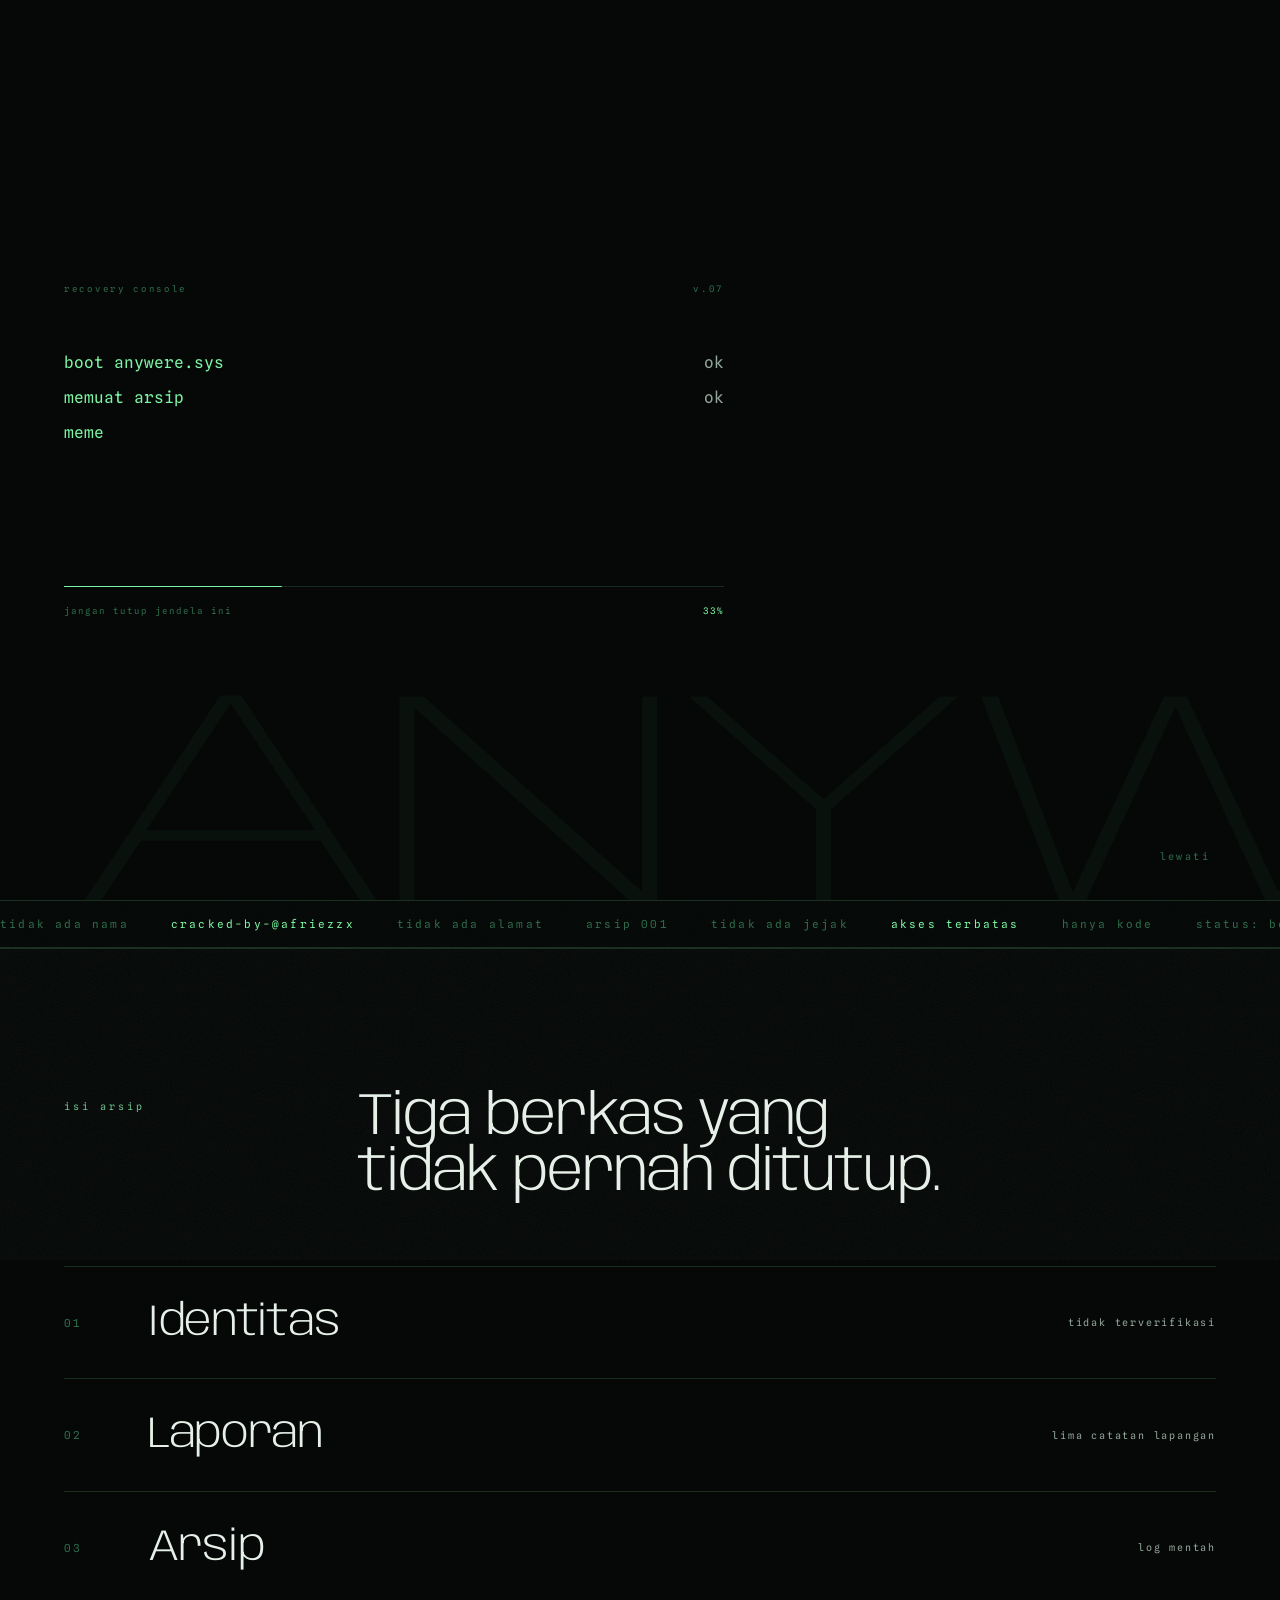
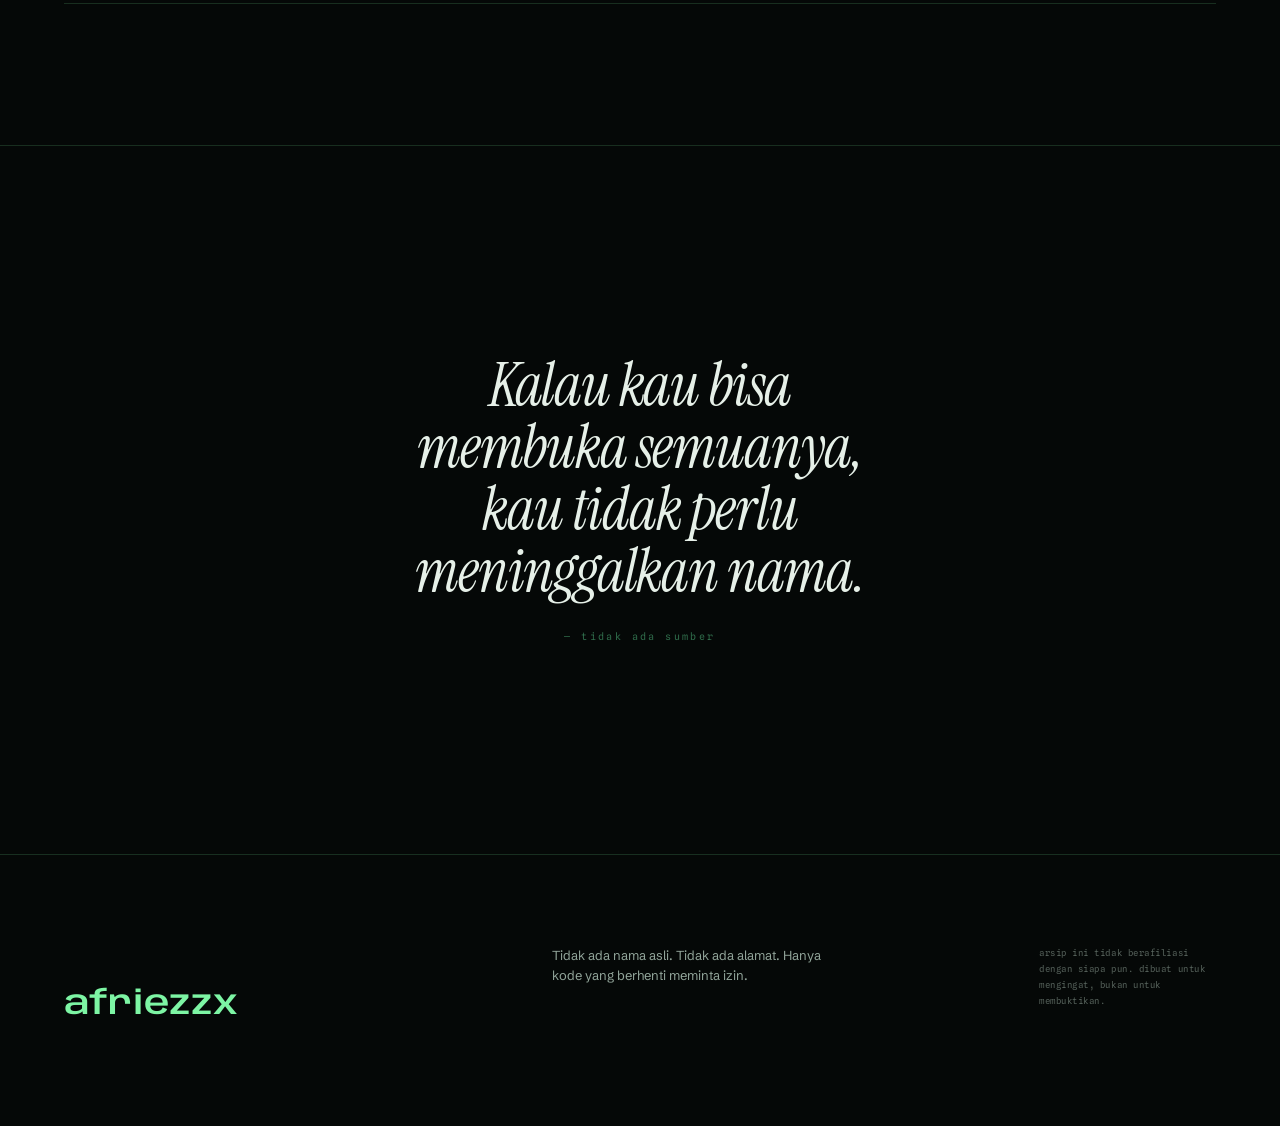
<file: index.html>
<!doctype html>
<html lang="id">
<head>
<meta charset="utf-8">
<meta name="viewport" content="width=device-width, initial-scale=1, viewport-fit=cover">
<title>AFRIEZZX — arsip terbuka</title>
<meta name="description" content="Arsip tentang nama yang tidak pernah muncul di commit, tapi jejaknya ada di setiap binary yang berhenti meminta kunci.">
<meta name="theme-color" content="#050807">
<meta property="og:title" content="AFRIEZZX — arsip terbuka">
<meta property="og:description" content="Legenda yang tidak pernah menandatangani karyanya.">
<meta property="og:type" content="website">
<link rel="icon" href="data:image/svg+xml,%3Csvg xmlns='http://www.w3.org/2000/svg' viewBox='0 0 64 64'%3E%3Crect width='64' height='64' fill='%23050807'/%3E%3Ctext x='32' y='47' font-family='monospace' font-size='38' fill='%237df5a4' text-anchor='middle'%3EA%3C/text%3E%3C/svg%3E">
<link rel="preconnect" href="https://fonts.googleapis.com">
<link rel="preconnect" href="https://fonts.gstatic.com" crossorigin>
<link href="https://fonts.googleapis.com/css2?family=Anybody:wdth,wght@50..150,100..900&family=Instrument+Serif:ital@0;1&family=Schibsted+Grotesk:wght@400..900&family=Spline+Sans+Mono:wght@300..700&display=swap" rel="stylesheet">
<link rel="stylesheet" href="style.css">
<noscript><style>.boot{display:none}</style></noscript>
</head>
<body>

<canvas id="rain" aria-hidden="true"></canvas>
<div class="veil" aria-hidden="true"></div>
<div class="scan" aria-hidden="true"></div>
<div class="grain" aria-hidden="true"></div>
<div class="cursor" aria-hidden="true"></div>
<div class="cursor-dot" aria-hidden="true"></div>
<div class="progress" aria-hidden="true"><i></i></div>

<div class="boot" role="status" aria-live="polite">
  <span class="boot-bg" aria-hidden="true">ANYWERE</span>
  <div class="boot-inner">
    <div class="boot-head"><span>recovery console</span><span>v.07</span></div>
    <div class="boot-line"><span>boot anywere.sys</span><b>ok</b></div>
    <div class="boot-line"><span>memuat arsip</span><b>ok</b></div>
    <div class="boot-line"><span>memeriksa integritas</span><b>ok</b></div>
    <div class="boot-line"><span>mendekripsi berkas</span><b>ok</b></div>
    <div class="boot-line warn"><span>mencari identitas</span><em>tidak ditemukan</em></div>
    <div class="boot-line"><span>membuka akses</span><b>izin diberikan</b></div>
    <div class="boot-bar"><i></i></div>
    <div class="boot-foot"><span>jangan tutup jendela ini</span><span class="boot-pct">0%</span></div>
  </div>
  <button class="boot-skip" type="button">lewati</button>
</div>

<header class="top">
  <a class="mark" href="index.html" data-magnetic>afriezzx<span> / arsip</span></a>
  <nav class="nav" aria-label="Navigasi utama">
    <a href="index.html" aria-current="page">index</a>
    <a href="identitas.html">identitas</a>
    <a href="laporan.html">laporan</a>
    <a href="arsip.html">arsip</a>
  </nav>
  <p class="status"><i aria-hidden="true"></i> <span data-clock>00:00:00</span></p>
</header>

<main>

  <section class="hero">
    <div class="hero-top">
      <p class="label hero-kicker">arsip terbuka / 001<br>akses tanpa nama</p>
      <p class="hero-year">2007 — kini</p>
    </div>

    <h1 class="title" data-scramble="AFRIEZZX">AFRIEZZX</h1>

    <div class="sigil" aria-hidden="true">
      <svg viewBox="0 0 200 200">
        <defs>
          <path id="ring" d="M100,100 m-76,0 a76,76 0 1,1 152,0 a76,76 0 1,1 -152,0"/>
        </defs>
        <text><textPath href="#ring">AFRIEZZX · ARSIP 001 · TANPA NAMA · TANPA JEJAK · </textPath></text>
      </svg>
      <span>AFX</span>
    </div>

    <div class="hero-foot">
      <p class="lede">Namanya tidak ada di commit. Tidak ada di kontrak. Tapi setiap kali sebuah aplikasi berhenti meminta kunci, satu kalimat yang sama tertinggal di dalamnya.</p>
      <p class="scroll-cue" aria-hidden="true">gulir</p>
    </div>
  </section>

  <div class="marquee" aria-hidden="true">
    <div class="marquee-track">
      <span>tidak ada nama</span>
      <span><b>CRACKED-BY-@AFRIEZZX</b></span>
      <span>tidak ada alamat</span>
      <span>arsip 001</span>
      <span>tidak ada jejak</span>
      <span><b>akses terbatas</b></span>
      <span>hanya kode</span>
      <span>status: belum tertangkap</span>
    </div>
  </div>

  <section class="section" id="berkas">
    <div class="section-head">
      <p class="label reveal-soft">isi arsip</p>
      <h2 class="h2 reveal">Tiga berkas yang tidak pernah ditutup.</h2>
    </div>

    <div class="index-list">
      <a class="index-row reveal-soft" href="identitas.html">
        <span class="index-num">01</span>
        <h3 class="index-title">Identitas</h3>
        <span class="index-meta">tidak terverifikasi</span>
        <span class="index-arrow" aria-hidden="true">buka</span>
      </a>
      <a class="index-row reveal-soft" href="laporan.html">
        <span class="index-num">02</span>
        <h3 class="index-title">Laporan</h3>
        <span class="index-meta">lima catatan lapangan</span>
        <span class="index-arrow" aria-hidden="true">buka</span>
      </a>
      <a class="index-row reveal-soft" href="arsip.html">
        <span class="index-num">03</span>
        <h3 class="index-title">Arsip</h3>
        <span class="index-meta">log mentah</span>
        <span class="index-arrow" aria-hidden="true">buka</span>
      </a>
    </div>
  </section>

  <section class="quote">
    <blockquote class="reveal-soft">
      <p>Kalau kau bisa membuka semuanya, kau tidak perlu meninggalkan nama.</p>
      <cite>— tidak ada sumber</cite>
    </blockquote>
  </section>

</main>

<footer class="bottom">
  <p class="mark">afriezzx</p>
  <p class="note">Tidak ada nama asli. Tidak ada alamat. Hanya kode yang berhenti meminta izin.</p>
  <p class="fine">arsip ini tidak berafiliasi dengan siapa pun. dibuat untuk mengingat, bukan untuk membuktikan.</p>
</footer>

<script src="app.js"></script>
</body>
</html>
</file>
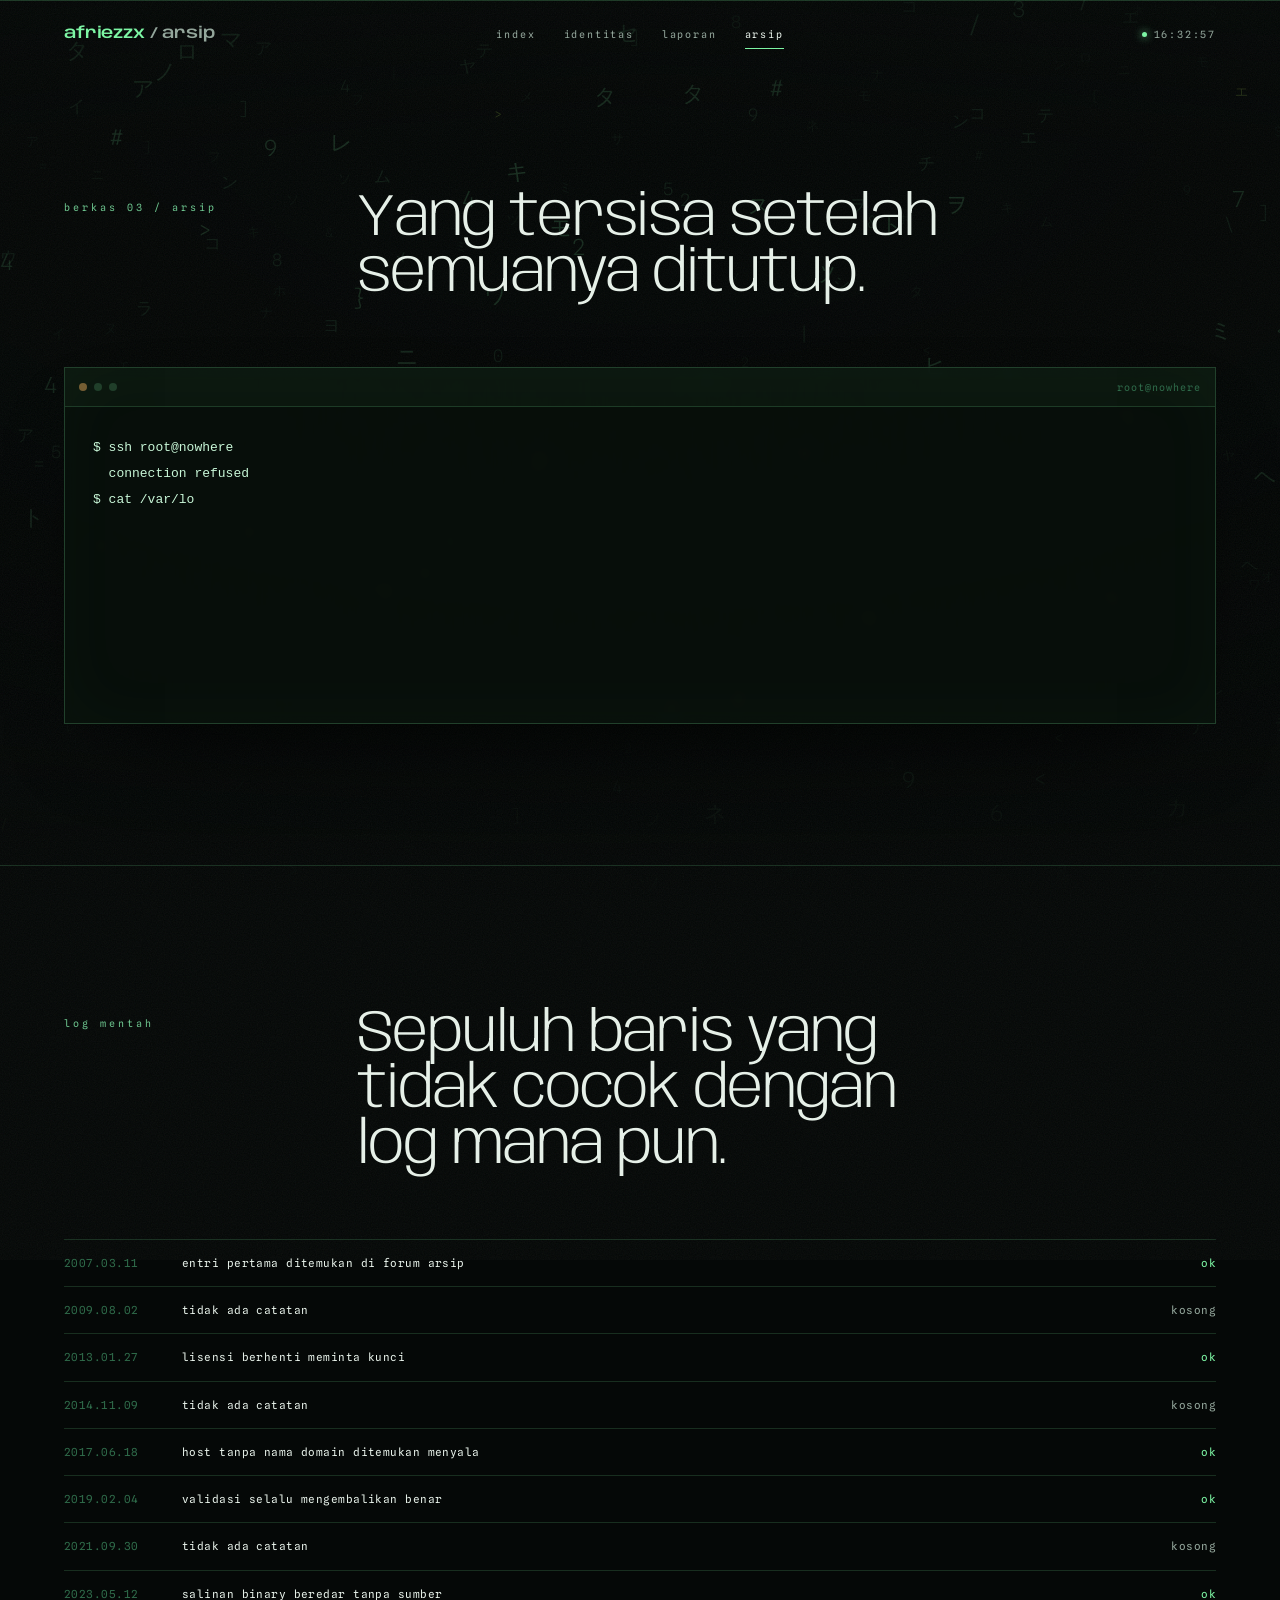
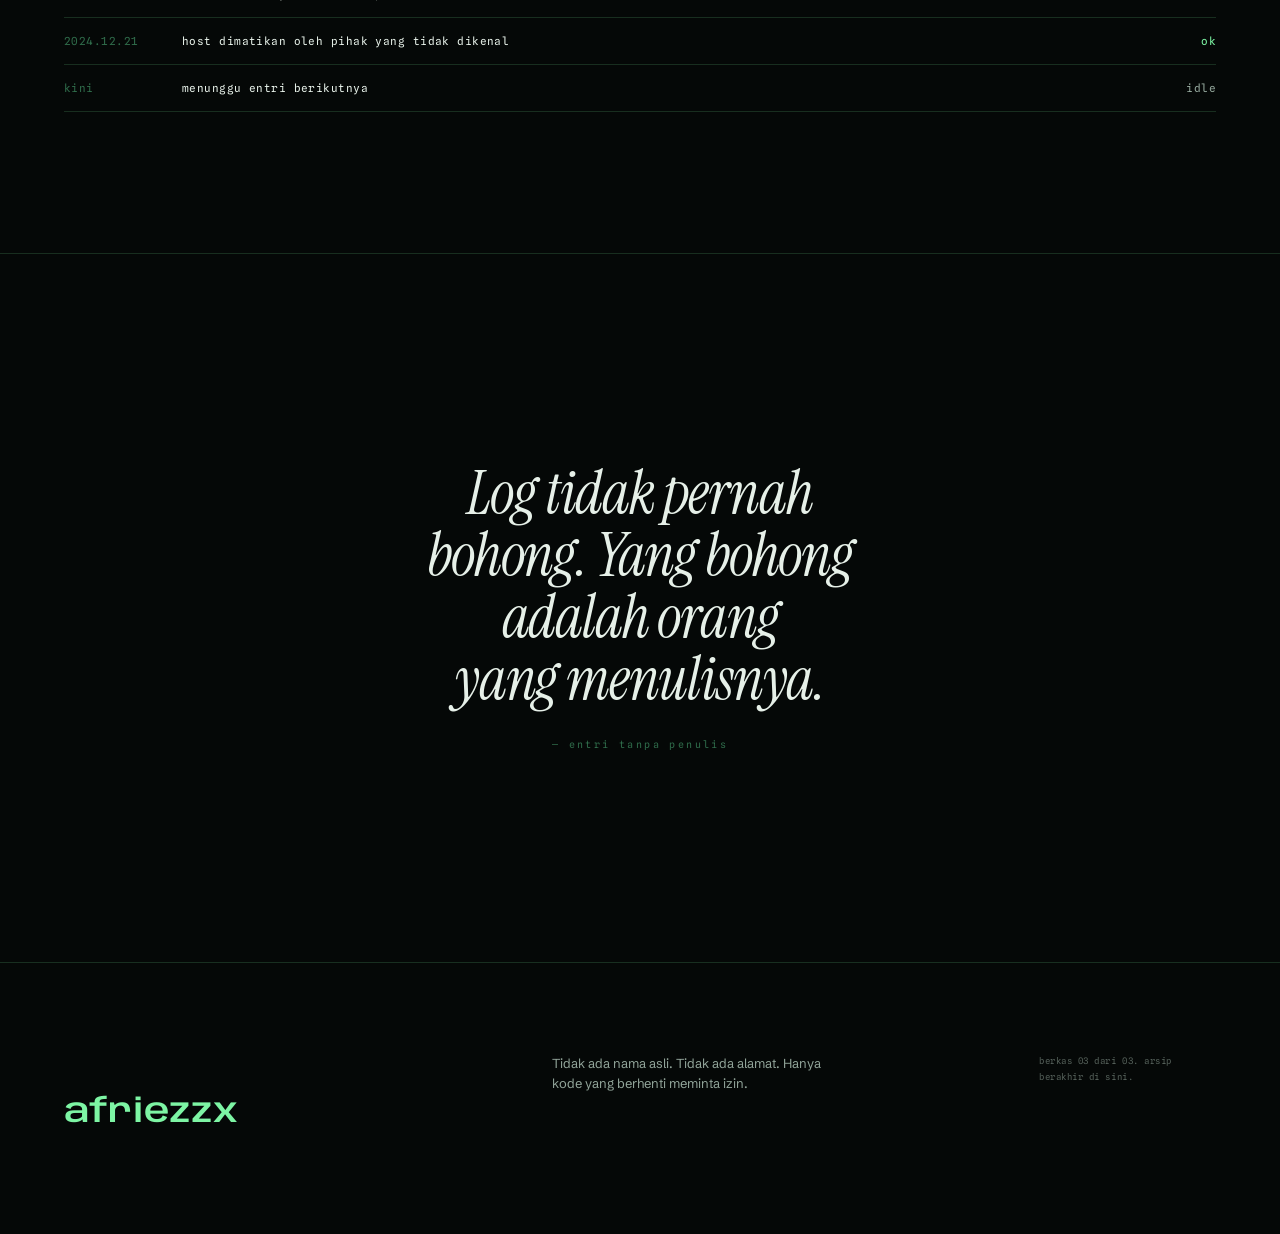
<file: arsip.html>
<!doctype html>
<html lang="id">
<head>
<meta charset="utf-8">
<meta name="viewport" content="width=device-width, initial-scale=1, viewport-fit=cover">
<title>Arsip — AFRIEZZX</title>
<meta name="description" content="Log mentah dari mesin yang seharusnya sudah mati.">
<meta name="theme-color" content="#050807">
<link rel="icon" href="data:image/svg+xml,%3Csvg xmlns='http://www.w3.org/2000/svg' viewBox='0 0 64 64'%3E%3Crect width='64' height='64' fill='%23050807'/%3E%3Ctext x='32' y='47' font-family='monospace' font-size='38' fill='%237df5a4' text-anchor='middle'%3EA%3C/text%3E%3C/svg%3E">
<link rel="preconnect" href="https://fonts.googleapis.com">
<link rel="preconnect" href="https://fonts.gstatic.com" crossorigin>
<link href="https://fonts.googleapis.com/css2?family=Anybody:wdth,wght@50..150,100..900&family=Instrument+Serif:ital@0;1&family=Schibsted+Grotesk:wght@400..900&family=Spline+Sans+Mono:wght@300..700&display=swap" rel="stylesheet">
<link rel="stylesheet" href="style.css">
</head>
<body>

<canvas id="rain" aria-hidden="true"></canvas>
<div class="veil" aria-hidden="true"></div>
<div class="scan" aria-hidden="true"></div>
<div class="grain" aria-hidden="true"></div>
<div class="cursor" aria-hidden="true"></div>
<div class="cursor-dot" aria-hidden="true"></div>
<div class="progress" aria-hidden="true"><i></i></div>

<header class="top">
  <a class="mark" href="index.html" data-magnetic>afriezzx<span> / arsip</span></a>
  <nav class="nav" aria-label="Navigasi utama">
    <a href="index.html">index</a>
    <a href="identitas.html">identitas</a>
    <a href="laporan.html">laporan</a>
    <a href="arsip.html" aria-current="page">arsip</a>
  </nav>
  <p class="status"><i aria-hidden="true"></i> <span data-clock>00:00:00</span></p>
</header>

<main>

  <section class="section" style="padding-top:clamp(110px,16vw,190px)">
    <div class="section-head">
      <p class="label reveal-soft">berkas 03 / arsip</p>
      <h2 class="h2 reveal">Yang tersisa setelah semuanya ditutup.</h2>
    </div>

    <div class="term reveal-soft" data-terminal>
      <div class="term-bar" aria-hidden="true"><i></i><i></i><i></i><em>root@nowhere</em></div>
      <pre aria-label="Cuplikan terminal"><code><span class="ln" data-line="$ ssh root@nowhere">$ ssh root@nowhere</span><span class="ln" data-line="  connection refused">  connection refused</span><span class="ln" data-line="$ cat /var/log/anywere.log">$ cat /var/log/anywere.log</span><span class="ln" data-line="  2007  sinyal pertama">  2007  sinyal pertama</span><span class="ln" data-line="  2013  berkas hilang">  2013  berkas hilang</span><span class="ln" data-line="  2019  validasi selalu benar">  2019  validasi selalu benar</span><span class="ln" data-line="  kini  tidak ada catatan baru">  kini  tidak ada catatan baru</span><span class="ln" data-line="$ grep -r &quot;CRACKED&quot; /">$ grep -r "CRACKED" /</span><span class="ln" data-line="  CRACKED-BY-@AFRIEZZX">  CRACKED-BY-@AFRIEZZX</span><span class="ln caret" data-line="&gt; _">&gt; <i></i></span></code></pre>
    </div>
  </section>

  <section class="section">
    <div class="section-head">
      <p class="label reveal-soft">log mentah</p>
      <h2 class="h2 reveal">Sepuluh baris yang tidak cocok dengan log mana pun.</h2>
    </div>

    <ol class="log reveal-soft">
      <li><time>2007.03.11</time><b>entri pertama ditemukan di forum arsip</b><span class="ok">ok</span></li>
      <li><time>2009.08.02</time><b>tidak ada catatan</b><span>kosong</span></li>
      <li><time>2013.01.27</time><b>lisensi berhenti meminta kunci</b><span class="ok">ok</span></li>
      <li><time>2014.11.09</time><b>tidak ada catatan</b><span>kosong</span></li>
      <li><time>2017.06.18</time><b>host tanpa nama domain ditemukan menyala</b><span class="ok">ok</span></li>
      <li><time>2019.02.04</time><b>validasi selalu mengembalikan benar</b><span class="ok">ok</span></li>
      <li><time>2021.09.30</time><b>tidak ada catatan</b><span>kosong</span></li>
      <li><time>2023.05.12</time><b>salinan binary beredar tanpa sumber</b><span class="ok">ok</span></li>
      <li><time>2024.12.21</time><b>host dimatikan oleh pihak yang tidak dikenal</b><span class="ok">ok</span></li>
      <li><time>kini</time><b>menunggu entri berikutnya</b><span>idle</span></li>
    </ol>
  </section>

  <section class="quote">
    <blockquote class="reveal-soft">
      <p>Log tidak pernah bohong. Yang bohong adalah orang yang menulisnya.</p>
      <cite>— entri tanpa penulis</cite>
    </blockquote>
  </section>

</main>

<footer class="bottom">
  <p class="mark">afriezzx</p>
  <p class="note">Tidak ada nama asli. Tidak ada alamat. Hanya kode yang berhenti meminta izin.</p>
  <p class="fine">berkas 03 dari 03. arsip berakhir di sini.</p>
</footer>

<script src="app.js"></script>
</body>
</html>
</file>
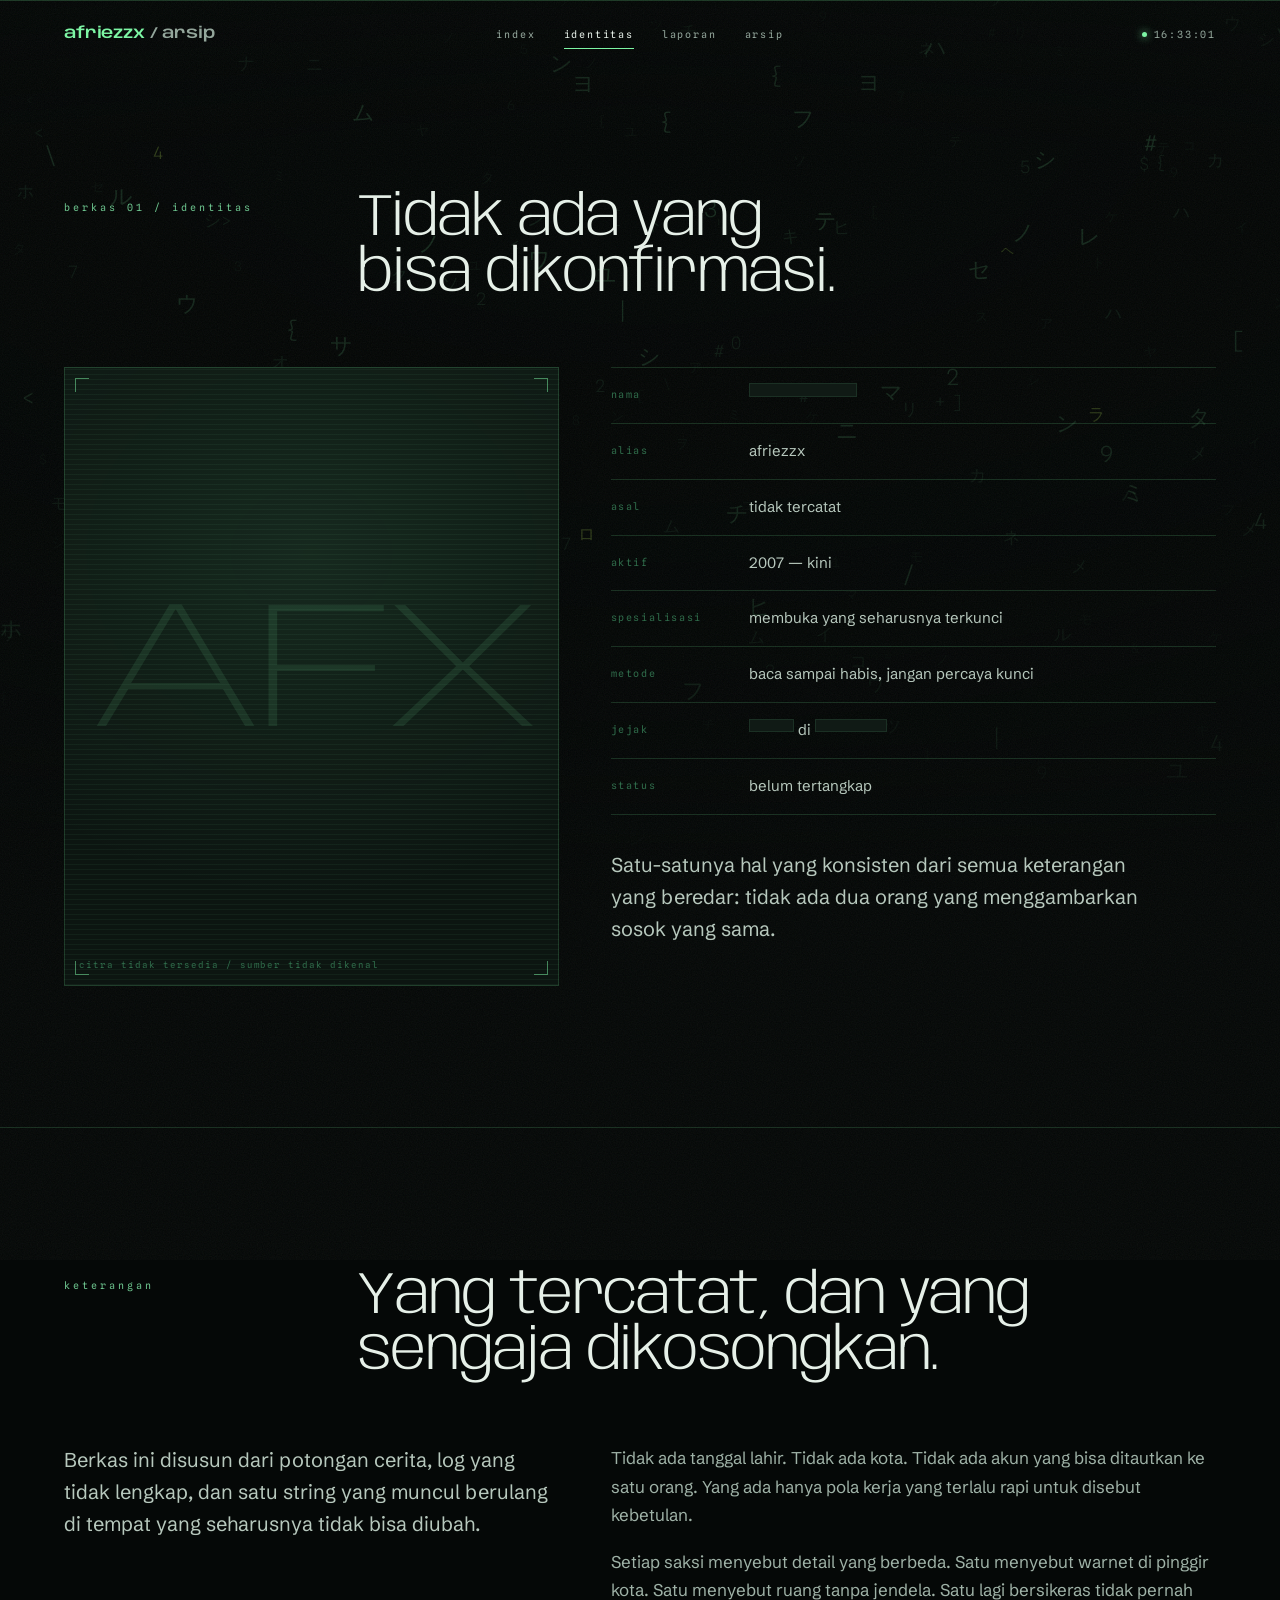
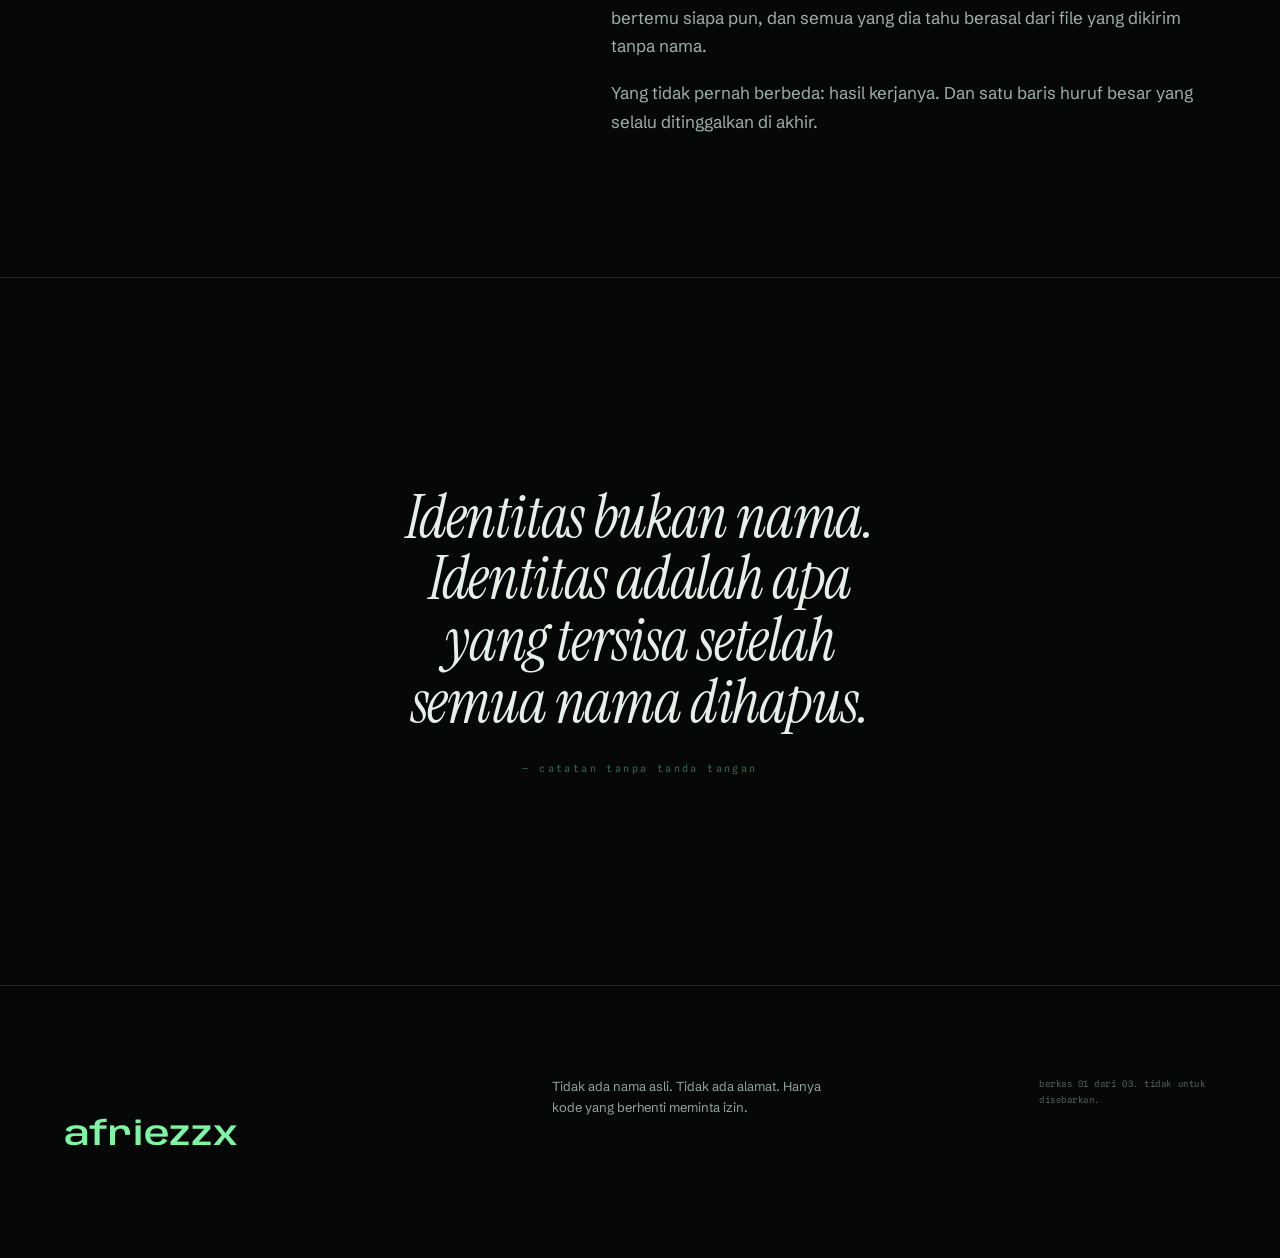
<file: identitas.html>
<!doctype html>
<html lang="id">
<head>
<meta charset="utf-8">
<meta name="viewport" content="width=device-width, initial-scale=1, viewport-fit=cover">
<title>Identitas — AFRIEZZX</title>
<meta name="description" content="Berkas identitas yang tidak pernah bisa diverifikasi.">
<meta name="theme-color" content="#050807">
<link rel="icon" href="data:image/svg+xml,%3Csvg xmlns='http://www.w3.org/2000/svg' viewBox='0 0 64 64'%3E%3Crect width='64' height='64' fill='%23050807'/%3E%3Ctext x='32' y='47' font-family='monospace' font-size='38' fill='%237df5a4' text-anchor='middle'%3EA%3C/text%3E%3C/svg%3E">
<link rel="preconnect" href="https://fonts.googleapis.com">
<link rel="preconnect" href="https://fonts.gstatic.com" crossorigin>
<link href="https://fonts.googleapis.com/css2?family=Anybody:wdth,wght@50..150,100..900&family=Instrument+Serif:ital@0;1&family=Schibsted+Grotesk:wght@400..900&family=Spline+Sans+Mono:wght@300..700&display=swap" rel="stylesheet">
<link rel="stylesheet" href="style.css">
</head>
<body>

<canvas id="rain" aria-hidden="true"></canvas>
<div class="veil" aria-hidden="true"></div>
<div class="scan" aria-hidden="true"></div>
<div class="grain" aria-hidden="true"></div>
<div class="cursor" aria-hidden="true"></div>
<div class="cursor-dot" aria-hidden="true"></div>
<div class="progress" aria-hidden="true"><i></i></div>

<header class="top">
  <a class="mark" href="index.html" data-magnetic>afriezzx<span> / arsip</span></a>
  <nav class="nav" aria-label="Navigasi utama">
    <a href="index.html">index</a>
    <a href="identitas.html" aria-current="page">identitas</a>
    <a href="laporan.html">laporan</a>
    <a href="arsip.html">arsip</a>
  </nav>
  <p class="status"><i aria-hidden="true"></i> <span data-clock>00:00:00</span></p>
</header>

<main>

  <section class="section" style="padding-top:clamp(110px,16vw,190px)">
    <div class="section-head">
      <p class="label reveal-soft">berkas 01 / identitas</p>
      <h2 class="h2 reveal">Tidak ada yang bisa dikonfirmasi.</h2>
    </div>

    <div class="dossier">
      <div class="portrait reveal-soft">
        <span class="portrait-corner tl" aria-hidden="true"></span>
        <span class="portrait-corner tr" aria-hidden="true"></span>
        <span class="portrait-corner bl" aria-hidden="true"></span>
        <span class="portrait-corner br" aria-hidden="true"></span>
        <span class="portrait-mark" aria-hidden="true">AFX</span>
        <span class="portrait-tag">citra tidak tersedia / sumber tidak dikenal</span>
      </div>

      <div>
        <dl class="attrs reveal-soft">
          <div><dt>nama</dt><dd><span class="redact w2">&nbsp;</span></dd></div>
          <div><dt>alias</dt><dd>afriezzx</dd></div>
          <div><dt>asal</dt><dd>tidak tercatat</dd></div>
          <div><dt>aktif</dt><dd>2007 — kini</dd></div>
          <div><dt>spesialisasi</dt><dd>membuka yang seharusnya terkunci</dd></div>
          <div><dt>metode</dt><dd>baca sampai habis, jangan percaya kunci</dd></div>
          <div><dt>jejak</dt><dd><span class="redact w3">&nbsp;</span> di <span class="redact w1">&nbsp;</span></dd></div>
          <div><dt>status</dt><dd>belum tertangkap</dd></div>
        </dl>

        <p class="lede reveal-soft" style="margin-top:34px">Satu-satunya hal yang konsisten dari semua keterangan yang beredar: tidak ada dua orang yang menggambarkan sosok yang sama.</p>
      </div>
    </div>
  </section>

  <section class="section">
    <div class="section-head">
      <p class="label reveal-soft">keterangan</p>
      <h2 class="h2 reveal">Yang tercatat, dan yang sengaja dikosongkan.</h2>
    </div>

    <div class="dossier" style="grid-template-columns:minmax(0,.9fr) minmax(0,1.1fr)">
      <div class="reveal-soft">
        <p class="lede">Berkas ini disusun dari potongan cerita, log yang tidak lengkap, dan satu string yang muncul berulang di tempat yang seharusnya tidak bisa diubah.</p>
      </div>
      <div class="reveal-soft">
        <p style="margin:0 0 1.1em;color:#9fb2a7">Tidak ada tanggal lahir. Tidak ada kota. Tidak ada akun yang bisa ditautkan ke satu orang. Yang ada hanya pola kerja yang terlalu rapi untuk disebut kebetulan.</p>
        <p style="margin:0 0 1.1em;color:#9fb2a7">Setiap saksi menyebut detail yang berbeda. Satu menyebut warnet di pinggir kota. Satu menyebut ruang tanpa jendela. Satu lagi bersikeras tidak pernah bertemu siapa pun, dan semua yang dia tahu berasal dari file yang dikirim tanpa nama.</p>
        <p style="margin:0;color:#9fb2a7">Yang tidak pernah berbeda: hasil kerjanya. Dan satu baris huruf besar yang selalu ditinggalkan di akhir.</p>
      </div>
    </div>
  </section>

  <section class="quote">
    <blockquote class="reveal-soft">
      <p>Identitas bukan nama. Identitas adalah apa yang tersisa setelah semua nama dihapus.</p>
      <cite>— catatan tanpa tanda tangan</cite>
    </blockquote>
  </section>

</main>

<footer class="bottom">
  <p class="mark">afriezzx</p>
  <p class="note">Tidak ada nama asli. Tidak ada alamat. Hanya kode yang berhenti meminta izin.</p>
  <p class="fine">berkas 01 dari 03. tidak untuk disebarkan.</p>
</footer>

<script src="app.js"></script>
</body>
</html>
</file>
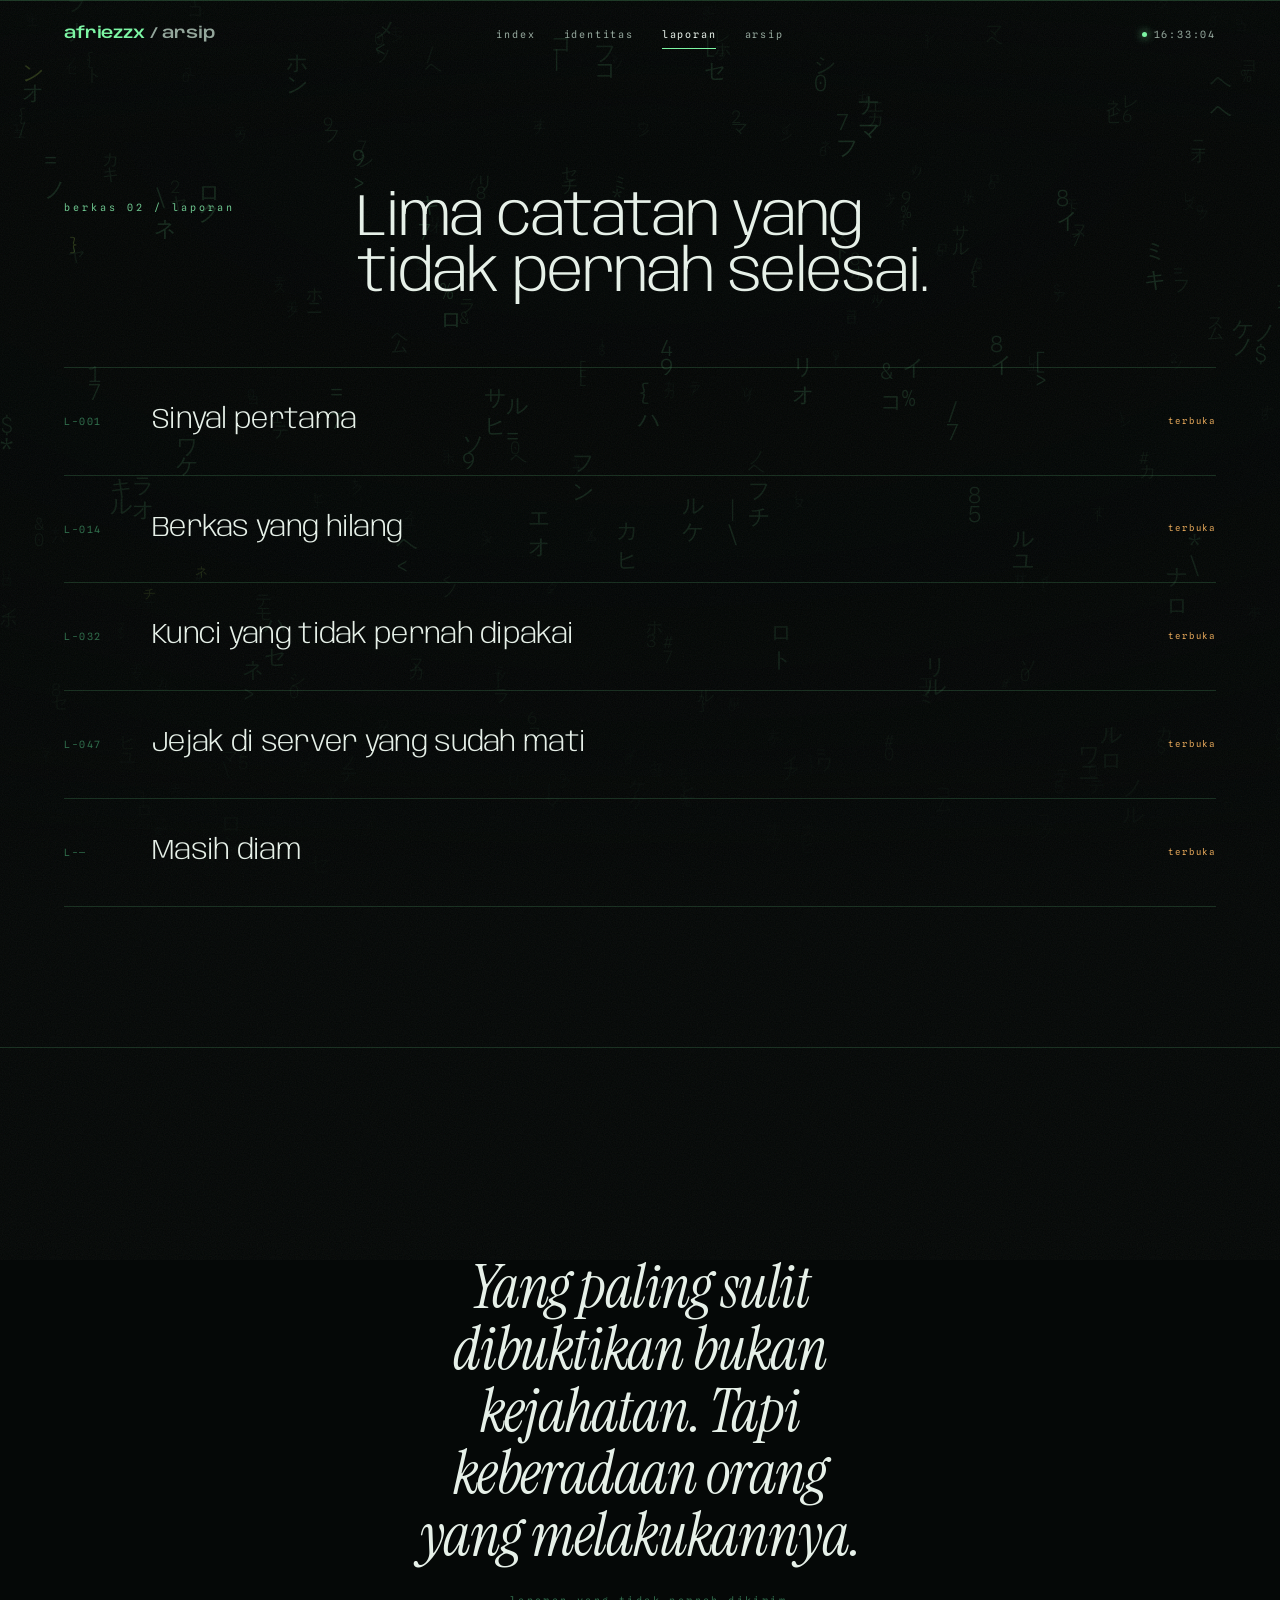
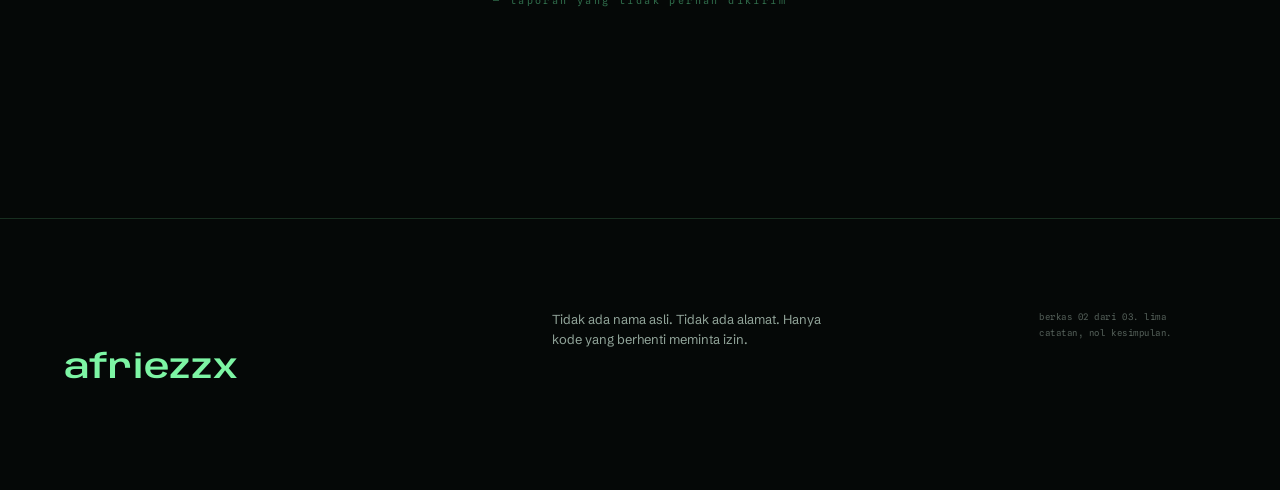
<file: laporan.html>
<!doctype html>
<html lang="id">
<head>
<meta charset="utf-8">
<meta name="viewport" content="width=device-width, initial-scale=1, viewport-fit=cover">
<title>Laporan — AFRIEZZX</title>
<meta name="description" content="Lima catatan lapangan yang tidak pernah selesai ditulis.">
<meta name="theme-color" content="#050807">
<link rel="icon" href="data:image/svg+xml,%3Csvg xmlns='http://www.w3.org/2000/svg' viewBox='0 0 64 64'%3E%3Crect width='64' height='64' fill='%23050807'/%3E%3Ctext x='32' y='47' font-family='monospace' font-size='38' fill='%237df5a4' text-anchor='middle'%3EA%3C/text%3E%3C/svg%3E">
<link rel="preconnect" href="https://fonts.googleapis.com">
<link rel="preconnect" href="https://fonts.gstatic.com" crossorigin>
<link href="https://fonts.googleapis.com/css2?family=Anybody:wdth,wght@50..150,100..900&family=Instrument+Serif:ital@0;1&family=Schibsted+Grotesk:wght@400..900&family=Spline+Sans+Mono:wght@300..700&display=swap" rel="stylesheet">
<link rel="stylesheet" href="style.css">
</head>
<body>

<canvas id="rain" aria-hidden="true"></canvas>
<div class="veil" aria-hidden="true"></div>
<div class="scan" aria-hidden="true"></div>
<div class="grain" aria-hidden="true"></div>
<div class="cursor" aria-hidden="true"></div>
<div class="cursor-dot" aria-hidden="true"></div>
<div class="progress" aria-hidden="true"><i></i></div>

<header class="top">
  <a class="mark" href="index.html" data-magnetic>afriezzx<span> / arsip</span></a>
  <nav class="nav" aria-label="Navigasi utama">
    <a href="index.html">index</a>
    <a href="identitas.html">identitas</a>
    <a href="laporan.html" aria-current="page">laporan</a>
    <a href="arsip.html">arsip</a>
  </nav>
  <p class="status"><i aria-hidden="true"></i> <span data-clock>00:00:00</span></p>
</header>

<main>

  <section class="section" style="padding-top:clamp(110px,16vw,190px)">
    <div class="section-head">
      <p class="label reveal-soft">berkas 02 / laporan</p>
      <h2 class="h2 reveal">Lima catatan yang tidak pernah selesai.</h2>
    </div>

    <div style="border-top:1px solid var(--rule)">

      <details class="report reveal-soft">
        <summary>
          <span class="code">L-001</span>
          <h3>Sinyal pertama</h3>
          <span class="state">terbuka</span>
        </summary>
        <div class="report-body">
          <div>
            <p>Sebuah forum kecil yang sudah lama mati menyimpan satu unggahan: file patch untuk program yang tidak pernah dirilis publik. Tidak ada penjelasan, tidak ada changelog, tidak ada nama di kolom penulis.</p>
            <p>Yang tersisa hanya satu komentar di bawahnya, ditulis oleh akun yang mendaftar sehari sebelumnya dan tidak pernah aktif lagi: <em>"dibaca sampai habis dulu, baru dibuka."</em></p>
            <span class="stamp">status: tidak dapat diverifikasi</span>
          </div>
        </div>
      </details>

      <details class="report reveal-soft">
        <summary>
          <span class="code">L-014</span>
          <h3>Berkas yang hilang</h3>
          <span class="state">terbuka</span>
        </summary>
        <div class="report-body">
          <div>
            <p>Sebuah perusahaan kehilangan akses ke produknya sendiri. Tidak ada data yang dicuri. Tidak ada server yang jatuh. Tidak ada tuntutan.</p>
            <p>Yang terjadi hanya satu: lisensi yang seharusnya mengunci semuanya tiba-tiba menganggap semua orang sah. Tim internal menemukan sebuah blok validasi yang selalu mengembalikan benar, dan sebuah string yang tidak cocok dengan bahasa apa pun di proyek itu.</p>
            <span class="stamp">status: ditutup tanpa laporan</span>
          </div>
        </div>
      </details>

      <details class="report reveal-soft">
        <summary>
          <span class="code">L-032</span>
          <h3>Kunci yang tidak pernah dipakai</h3>
          <span class="state">terbuka</span>
        </summary>
        <div class="report-body">
          <div>
            <p>Sebuah binary ditemukan dengan satu fungsi yang tidak pernah dipanggil dari mana pun. Isinya: pengecekan lisensi yang selalu lolos, dan komentar kosong sepanjang tiga baris.</p>
            <p>Yang membuat orang yang menemukannya berhenti membaca bukan fungsinya, tapi posisinya. Fungsi itu diletakkan tepat di jalur yang paling mahal untuk dihapus.</p>
            <span class="stamp">status: salinan beredar</span>
          </div>
        </div>
      </details>

      <details class="report reveal-soft">
        <summary>
          <span class="code">L-047</span>
          <h3>Jejak di server yang sudah mati</h3>
          <span class="state">terbuka</span>
        </summary>
        <div class="report-body">
          <div>
            <p>Sebuah host lama ditemukan masih menyala, tanpa nama domain, tanpa pemilik yang mengaku. Di dalamnya hanya ada satu direktori dan satu file teks berisi satu baris.</p>
            <p>Tidak ada kredensial. Tidak ada alat. Tidak ada log akses. Hanya satu baris yang sama, ditulis dengan huruf besar, tanpa penjelasan.</p>
            <span class="stamp">status: host dimatikan</span>
          </div>
        </div>
      </details>

      <details class="report reveal-soft">
        <summary>
          <span class="code">L-—</span>
          <h3>Masih diam</h3>
          <span class="state">terbuka</span>
        </summary>
        <div class="report-body">
          <div>
            <p>Tidak ada wawancara. Tidak ada tangkapan layar. Tidak ada akun yang bisa dilacak. Semua yang mengaku tahu, berhenti bicara tepat sebelum menyebut satu detail yang bisa dicek.</p>
            <p>Arsip ini tidak dibuka untuk membuktikan bahwa dia ada. Arsip ini dibuka karena sampai sekarang belum ada yang bisa membuktikan bahwa dia tidak ada.</p>
            <span class="stamp">status: tidak selesai</span>
          </div>
        </div>
      </details>

    </div>
  </section>

  <section class="quote">
    <blockquote class="reveal-soft">
      <p>Yang paling sulit dibuktikan bukan kejahatan. Tapi keberadaan orang yang melakukannya.</p>
      <cite>— laporan yang tidak pernah dikirim</cite>
    </blockquote>
  </section>

</main>

<footer class="bottom">
  <p class="mark">afriezzx</p>
  <p class="note">Tidak ada nama asli. Tidak ada alamat. Hanya kode yang berhenti meminta izin.</p>
  <p class="fine">berkas 02 dari 03. lima catatan, nol kesimpulan.</p>
</footer>

<script src="app.js"></script>
</body>
</html>
</file>
<file: style.css>
:root {
  --void: #050807;
  --ink: #0a100d;
  --panel: #0c1511;
  --phosphor: #7df5a4;
  --acid: #c8ff5e;
  --bone: #e6f0e8;
  --ash: #93a69b;
  --moss: #2f6b4a;
  --amber: #e0a458;
  --rule: rgba(125, 245, 164, 0.16);
  --edge: clamp(18px, 5vw, 72px);
  --display: "Anybody", "Schibsted Grotesk", system-ui, sans-serif;
  --sans: "Schibsted Grotesk", system-ui, -apple-system, sans-serif;
  --mono: "Spline Sans Mono", ui-monospace, monospace;
  --serif: "Instrument Serif", Georgia, serif;
  --ease: cubic-bezier(0.16, 1, 0.3, 1);
  --ease-io: cubic-bezier(0.76, 0, 0.24, 1);
}

*,
*::before,
*::after {
  box-sizing: border-box;
}

html {
  background: var(--void);
  scroll-behavior: smooth;
  -webkit-text-size-adjust: 100%;
}

body {
  margin: 0;
  min-height: 100svh;
  background: var(--void);
  color: var(--bone);
  font-family: var(--sans);
  font-size: clamp(15px, 1vw + 11px, 17px);
  line-height: 1.66;
  overflow-x: hidden;
  -webkit-font-smoothing: antialiased;
  text-rendering: optimizeLegibility;
  font-optical-sizing: auto;
}

body.lock {
  overflow: hidden;
}

::selection {
  background: var(--phosphor);
  color: var(--void);
}

a {
  color: inherit;
  text-decoration: none;
}

button {
  font: inherit;
  color: inherit;
  background: none;
  border: 0;
  cursor: pointer;
}

/* ---------- atmosphere ---------- */

#rain {
  position: fixed;
  inset: 0;
  z-index: 0;
  width: 100%;
  height: 100%;
  pointer-events: none;
  opacity: 0.5;
}

.veil {
  position: fixed;
  inset: 0;
  z-index: 1;
  pointer-events: none;
  background:
    radial-gradient(135% 100% at 50% 10%, transparent 0%, rgba(5, 8, 7, 0.3) 55%, rgba(5, 8, 7, 0.9) 100%),
    linear-gradient(180deg, rgba(5, 8, 7, 0.5) 0%, transparent 16%, transparent 82%, rgba(5, 8, 7, 0.86) 100%);
}

.scan {
  position: fixed;
  inset: 0;
  z-index: 2;
  pointer-events: none;
  opacity: 0.28;
  background: repeating-linear-gradient(180deg, rgba(0, 0, 0, 0.32) 0 1px, transparent 1px 3px);
  mix-blend-mode: multiply;
}

.grain {
  position: fixed;
  inset: -40%;
  z-index: 3;
  pointer-events: none;
  opacity: 0.055;
  background-image: url("data:image/svg+xml,%3Csvg xmlns='http://www.w3.org/2000/svg' width='220' height='220'%3E%3Cfilter id='n'%3E%3CfeTurbulence type='fractalNoise' baseFrequency='0.85' numOctaves='3' stitchTiles='stitch'/%3E%3C/filter%3E%3Crect width='220' height='220' filter='url(%23n)'/%3E%3C/svg%3E");
  animation: grain 5s steps(5) infinite;
  will-change: transform;
}

@keyframes grain {
  0% { transform: translate(0, 0); }
  20% { transform: translate(-2%, 1%); }
  40% { transform: translate(1%, -2%); }
  60% { transform: translate(-1%, 2%); }
  80% { transform: translate(2%, -1%); }
  100% { transform: translate(0, 0); }
}

.cursor,
.cursor-dot {
  position: fixed;
  top: 0;
  left: 0;
  pointer-events: none;
  z-index: 90;
  opacity: 0;
}

.cursor {
  width: 44px;
  height: 44px;
  margin: -22px 0 0 -22px;
  border: 1px solid rgba(125, 245, 164, 0.5);
  border-radius: 50%;
  transition: width 0.35s var(--ease), height 0.35s var(--ease), margin 0.35s var(--ease), opacity 0.4s ease, background 0.35s ease;
  will-change: transform;
}

.cursor-dot {
  width: 4px;
  height: 4px;
  margin: -2px 0 0 -2px;
  border-radius: 50%;
  background: var(--phosphor);
  box-shadow: 0 0 12px rgba(125, 245, 164, 0.9);
  will-change: transform;
}

body.hovering .cursor {
  width: 74px;
  height: 74px;
  margin: -37px 0 0 -37px;
  background: rgba(125, 245, 164, 0.06);
}

.progress {
  position: fixed;
  top: 0;
  left: 0;
  right: 0;
  height: 1px;
  z-index: 80;
  background: rgba(125, 245, 164, 0.05);
}

.progress i {
  display: block;
  height: 100%;
  transform: scaleX(0);
  transform-origin: 0 50%;
  background: linear-gradient(90deg, var(--moss), var(--phosphor));
  box-shadow: 0 0 12px rgba(125, 245, 164, 0.6);
}

/* ---------- chrome ---------- */

.top {
  position: fixed;
  top: 0;
  left: 0;
  right: 0;
  z-index: 50;
  display: grid;
  grid-template-columns: 1fr auto 1fr;
  align-items: center;
  gap: 16px;
  padding: 16px var(--edge);
  font-family: var(--mono);
  font-size: 10px;
  letter-spacing: 0.18em;
  text-transform: lowercase;
  color: var(--ash);
}

.mark {
  font-family: var(--display);
  font-size: 16px;
  font-weight: 600;
  font-stretch: 118%;
  letter-spacing: -0.01em;
  color: var(--phosphor);
  text-transform: lowercase;
}

.mark span {
  color: var(--ash);
}

.nav {
  display: flex;
  gap: clamp(12px, 2.2vw, 34px);
  align-items: center;
}

.nav a {
  position: relative;
  padding: 6px 0;
  color: var(--ash);
  transition: color 0.3s ease;
}

.nav a::after {
  content: "";
  position: absolute;
  left: 0;
  bottom: 0;
  width: 100%;
  height: 1px;
  background: var(--phosphor);
  transform: scaleX(0);
  transform-origin: 100% 50%;
  transition: transform 0.45s var(--ease);
}

.nav a:hover,
.nav a[aria-current="page"] {
  color: var(--bone);
}

.nav a:hover::after,
.nav a[aria-current="page"]::after {
  transform: scaleX(1);
  transform-origin: 0 50%;
}

.status {
  justify-self: end;
  display: flex;
  align-items: center;
  gap: 7px;
  white-space: nowrap;
}

.status i {
  display: inline-block;
  width: 5px;
  height: 5px;
  border-radius: 50%;
  background: var(--phosphor);
  box-shadow: 0 0 8px var(--phosphor);
  animation: pulse 2.2s ease-in-out infinite;
}

@keyframes pulse {
  0%, 100% { opacity: 0.35; transform: scale(0.8); }
  50% { opacity: 1; transform: scale(1); }
}

main {
  position: relative;
  z-index: 10;
}

/* ---------- type ---------- */

.display {
  font-family: var(--display);
  font-weight: 300;
  font-stretch: 118%;
  line-height: 0.82;
  letter-spacing: -0.045em;
  text-wrap: balance;
}

.h1 {
  font-size: clamp(56px, 19vw, 320px);
}

.h2 {
  margin: 0;
  font-family: var(--display);
  font-size: clamp(30px, 4.6vw, 76px);
  font-weight: 300;
  font-stretch: 108%;
  line-height: 0.95;
  letter-spacing: -0.035em;
  text-wrap: balance;
}

.h3 {
  margin: 0;
  font-family: var(--display);
  font-size: clamp(20px, 1.6vw + 13px, 30px);
  font-weight: 400;
  font-stretch: 104%;
  letter-spacing: -0.02em;
  line-height: 1.1;
}

.label {
  margin: 0;
  font-family: var(--mono);
  font-size: 10px;
  font-weight: 400;
  letter-spacing: 0.3em;
  text-transform: lowercase;
  color: #6cc38d;
}

.lede {
  margin: 0;
  max-width: 44ch;
  color: #b7c8bd;
  font-size: clamp(16px, 1.15vw + 12px, 20px);
  line-height: 1.6;
  text-wrap: pretty;
}

/* ---------- intro ---------- */

.boot {
  position: fixed;
  inset: 0;
  z-index: 200;
  display: flex;
  flex-direction: column;
  justify-content: center;
  padding: 10vh var(--edge);
  background: var(--void);
  overflow: hidden;
  transition: opacity 0.7s ease, visibility 0.7s;
}

.boot.done {
  opacity: 0;
  visibility: hidden;
}

.boot-bg {
  position: absolute;
  left: var(--edge);
  bottom: -3vh;
  font-family: var(--display);
  font-size: 24vw;
  font-weight: 200;
  font-stretch: 150%;
  line-height: 0.7;
  letter-spacing: -0.06em;
  color: rgba(125, 245, 164, 0.035);
  pointer-events: none;
  user-select: none;
}

.boot-inner {
  position: relative;
  width: min(660px, 100%);
  font-family: var(--mono);
  font-size: clamp(12px, 0.95vw + 10px, 16px);
  line-height: 2.2;
  color: var(--phosphor);
}

.boot-head {
  display: flex;
  justify-content: space-between;
  margin-bottom: clamp(26px, 4vw, 46px);
  font-size: 9px;
  letter-spacing: 0.3em;
  text-transform: lowercase;
  color: var(--moss);
}

.boot-line {
  display: grid;
  grid-template-columns: 1fr auto;
  gap: 20px;
  opacity: 0;
  transform: translateY(7px);
}

.boot-line.show {
  opacity: 1;
  transform: none;
  transition: opacity 0.35s ease, transform 0.4s var(--ease);
}

.boot-line b {
  font-weight: 400;
  color: var(--ash);
  transition: opacity 0.25s ease;
}

.boot-line em {
  font-style: normal;
  color: var(--acid);
  transition: opacity 0.25s ease;
}

.boot-line.warn em {
  color: var(--amber);
}

.boot-bar {
  margin-top: 30px;
  height: 1px;
  background: rgba(125, 245, 164, 0.14);
  overflow: hidden;
}

.boot-bar i {
  display: block;
  height: 100%;
  width: 100%;
  transform: scaleX(0);
  transform-origin: 0 50%;
  background: var(--phosphor);
  box-shadow: 0 0 10px rgba(125, 245, 164, 0.7);
  transition: transform 0.35s linear;
}

.boot-foot {
  display: flex;
  justify-content: space-between;
  margin-top: 14px;
  font-size: 9px;
  letter-spacing: 0.22em;
  text-transform: lowercase;
  color: var(--moss);
}

.boot-pct {
  color: var(--phosphor);
}

.boot-skip {
  position: absolute;
  right: var(--edge);
  bottom: 34px;
  font-family: var(--mono);
  font-size: 10px;
  letter-spacing: 0.24em;
  text-transform: lowercase;
  color: var(--moss);
  transition: color 0.3s ease;
}

.boot-skip:hover {
  color: var(--phosphor);
}

/* ---------- page curtain ---------- */

.curtain {
  position: fixed;
  inset: 0;
  z-index: 150;
  display: grid;
  grid-template-columns: repeat(6, 1fr);
  pointer-events: none;
}

.curtain i {
  background: var(--ink);
  transform: scaleY(1);
  transform-origin: 50% 0;
  border-right: 1px solid rgba(125, 245, 164, 0.06);
}

.curtain.out i {
  transform: scaleY(1);
  transition: transform 0.5s var(--ease-io);
}

.curtain.in i {
  transform: scaleY(0);
  transform-origin: 50% 100%;
  transition: transform 0.55s var(--ease-io);
}

.curtain i:nth-child(2) { transition-delay: 0.04s; }
.curtain i:nth-child(3) { transition-delay: 0.08s; }
.curtain i:nth-child(4) { transition-delay: 0.12s; }
.curtain i:nth-child(5) { transition-delay: 0.16s; }
.curtain i:nth-child(6) { transition-delay: 0.2s; }

/* ---------- hero ---------- */

.hero {
  position: relative;
  min-height: 100svh;
  display: flex;
  flex-direction: column;
  justify-content: flex-end;
  padding: 20vh var(--edge) 12vh;
}

.hero-top {
  position: absolute;
  top: 22vh;
  left: var(--edge);
  right: var(--edge);
  display: flex;
  justify-content: space-between;
  gap: 24px;
}

.hero-kicker {
  max-width: 26ch;
  color: #6cc38d;
}

.hero-year {
  font-family: var(--mono);
  font-size: 10px;
  letter-spacing: 0.3em;
  color: var(--moss);
  text-align: right;
}

.title {
  margin: 0;
  font-family: var(--display);
  font-weight: 300;
  font-stretch: 128%;
  font-size: clamp(58px, 20.5vw, 340px);
  line-height: 0.78;
  letter-spacing: -0.055em;
  color: var(--bone);
  text-shadow: 0 0 1px rgba(125, 245, 164, 0.5), 0 0 60px rgba(125, 245, 164, 0.12);
  will-change: transform;
}

.title span {
  display: inline;
}

.title .dud {
  color: var(--moss);
}

.hero-foot {
  display: flex;
  align-items: flex-end;
  justify-content: space-between;
  gap: 28px;
  margin-top: clamp(26px, 4vw, 48px);
  padding-top: clamp(18px, 2.4vw, 28px);
  border-top: 1px solid var(--rule);
}

.sigil {
  position: absolute;
  right: clamp(20px, 9vw, 150px);
  top: 34%;
  width: clamp(110px, 12vw, 176px);
  aspect-ratio: 1;
  display: grid;
  place-items: center;
  opacity: 0.75;
}

.sigil svg {
  position: absolute;
  inset: 0;
  width: 100%;
  height: 100%;
  animation: spin 46s linear infinite;
}

.sigil text {
  font-family: var(--mono);
  font-size: 11px;
  letter-spacing: 0.24em;
  fill: var(--phosphor);
}

.sigil span {
  display: grid;
  place-items: center;
  width: 46%;
  aspect-ratio: 1;
  border: 1px solid var(--rule);
  border-radius: 50%;
  font-family: var(--display);
  font-size: clamp(12px, 1.2vw, 18px);
  font-weight: 500;
  font-stretch: 120%;
  letter-spacing: 0.02em;
  color: var(--phosphor);
}

@keyframes spin {
  to { transform: rotate(360deg); }
}

.hero-foot .lede {
  max-width: 40ch;
}

.scroll-cue {
  display: flex;
  align-items: center;
  gap: 10px;
  font-family: var(--mono);
  font-size: 10px;
  letter-spacing: 0.26em;
  text-transform: lowercase;
  color: var(--moss);
  white-space: nowrap;
}

.scroll-cue::before {
  content: "";
  width: 42px;
  height: 1px;
  background: var(--moss);
  animation: slide 2.4s var(--ease) infinite;
  transform-origin: 0 50%;
}

@keyframes slide {
  0%, 100% { transform: scaleX(0.3); opacity: 0.4; }
  50% { transform: scaleX(1); opacity: 1; }
}

/* ---------- marquee ---------- */

.marquee {
  position: relative;
  display: flex;
  gap: 0;
  overflow: hidden;
  border-top: 1px solid var(--rule);
  border-bottom: 1px solid var(--rule);
  padding: 14px 0;
  z-index: 10;
  background: rgba(5, 8, 7, 0.5);
}

.marquee-track {
  display: flex;
  flex-shrink: 0;
  gap: 42px;
  padding-right: 42px;
  animation: marquee 26s linear infinite;
  will-change: transform;
}

.marquee span {
  font-family: var(--mono);
  font-size: 11px;
  letter-spacing: 0.2em;
  text-transform: lowercase;
  color: var(--moss);
  white-space: nowrap;
}

.marquee span b {
  color: var(--phosphor);
  font-weight: 400;
}

@keyframes marquee {
  to { transform: translateX(-100%); }
}

/* ---------- sections ---------- */

.section {
  position: relative;
  padding: clamp(70px, 11vw, 150px) var(--edge);
  border-top: 1px solid var(--rule);
}

.section-head {
  display: grid;
  grid-template-columns: repeat(12, 1fr);
  gap: 20px;
  align-items: end;
  margin-bottom: clamp(36px, 5vw, 64px);
}

.section-head .label {
  grid-column: 1 / span 3;
  align-self: start;
  padding-top: 8px;
}

.section-head .h2 {
  grid-column: 4 / span 8;
}

/* ---------- index list ---------- */

.index-list {
  display: grid;
  border-top: 1px solid var(--rule);
}

.index-row {
  position: relative;
  display: grid;
  grid-template-columns: 64px 1fr auto;
  align-items: center;
  gap: 20px;
  padding: clamp(20px, 3vw, 34px) 0;
  border-bottom: 1px solid var(--rule);
  transition: padding 0.5s var(--ease);
}

.index-row::before {
  content: "";
  position: absolute;
  inset: 0;
  background: linear-gradient(90deg, rgba(125, 245, 164, 0.07), transparent 60%);
  opacity: 0;
  transition: opacity 0.5s ease;
  pointer-events: none;
}

.index-row:hover {
  padding-left: 14px;
}

.index-row:hover::before {
  opacity: 1;
}

.index-num {
  font-family: var(--mono);
  font-size: 11px;
  letter-spacing: 0.16em;
  color: var(--moss);
}

.index-title {
  margin: 0;
  font-family: var(--display);
  font-size: clamp(24px, 3.4vw, 52px);
  font-weight: 300;
  font-stretch: 110%;
  letter-spacing: -0.03em;
  line-height: 1;
}

.index-meta {
  font-family: var(--mono);
  font-size: 10px;
  letter-spacing: 0.18em;
  text-transform: lowercase;
  color: var(--ash);
  text-align: right;
}

.index-arrow {
  position: absolute;
  right: 0;
  opacity: 0;
  transform: translateX(-10px);
  transition: opacity 0.4s ease, transform 0.4s var(--ease);
  color: var(--phosphor);
  font-family: var(--mono);
}

.index-row:hover .index-arrow {
  opacity: 1;
  transform: none;
}

/* ---------- dossier ---------- */

.dossier {
  display: grid;
  grid-template-columns: minmax(0, 0.9fr) minmax(0, 1.1fr);
  gap: clamp(28px, 4vw, 70px);
  align-items: start;
}

.portrait {
  position: relative;
  aspect-ratio: 4 / 5;
  border: 1px solid var(--rule);
  background:
    repeating-linear-gradient(0deg, rgba(125, 245, 164, 0.05) 0 1px, transparent 1px 5px),
    radial-gradient(120% 80% at 50% 30%, rgba(125, 245, 164, 0.09), transparent 70%),
    var(--panel);
  overflow: hidden;
}

.portrait::after {
  content: "";
  position: absolute;
  left: 0;
  right: 0;
  height: 22%;
  top: -22%;
  background: linear-gradient(180deg, transparent, rgba(125, 245, 164, 0.09), transparent);
  animation: scanline 5s linear infinite;
}

@keyframes scanline {
  0% { top: -22%; }
  100% { top: 100%; }
}

.portrait-mark {
  position: absolute;
  inset: 0;
  display: grid;
  place-items: center;
  font-family: var(--display);
  font-size: clamp(90px, 14vw, 190px);
  font-weight: 200;
  font-stretch: 140%;
  color: rgba(125, 245, 164, 0.1);
  letter-spacing: -0.05em;
}

.portrait-tag {
  position: absolute;
  left: 14px;
  bottom: 12px;
  font-family: var(--mono);
  font-size: 9px;
  letter-spacing: 0.22em;
  text-transform: lowercase;
  color: var(--moss);
}

.portrait-corner {
  position: absolute;
  width: 14px;
  height: 14px;
  border: 1px solid var(--phosphor);
  opacity: 0.5;
}

.portrait-corner.tl { top: 10px; left: 10px; border-right: 0; border-bottom: 0; }
.portrait-corner.tr { top: 10px; right: 10px; border-left: 0; border-bottom: 0; }
.portrait-corner.bl { bottom: 10px; left: 10px; border-right: 0; border-top: 0; }
.portrait-corner.br { bottom: 10px; right: 10px; border-left: 0; border-top: 0; }

.attrs {
  margin: 0;
  border-top: 1px solid var(--rule);
}

.attrs div {
  display: grid;
  grid-template-columns: 120px 1fr;
  gap: 18px;
  padding: 15px 0;
  border-bottom: 1px solid var(--rule);
}

.attrs dt {
  font-family: var(--mono);
  font-size: 10px;
  letter-spacing: 0.16em;
  text-transform: lowercase;
  color: var(--moss);
  padding-top: 3px;
}

.attrs dd {
  margin: 0;
  color: #b7c8bd;
  font-size: 15px;
}

.redact {
  display: inline-block;
  height: 0.9em;
  vertical-align: -0.1em;
  background: #101a15;
  border: 1px solid rgba(125, 245, 164, 0.1);
  color: transparent;
  user-select: none;
}

.redact.w1 { width: 8ch; }
.redact.w2 { width: 12ch; }
.redact.w3 { width: 5ch; }

/* ---------- reports ---------- */

.report {
  border-bottom: 1px solid var(--rule);
}

.report summary {
  display: grid;
  grid-template-columns: 70px 1fr auto;
  align-items: center;
  gap: 18px;
  padding: clamp(20px, 3vw, 30px) 0;
  cursor: pointer;
  list-style: none;
}

.report summary::-webkit-details-marker {
  display: none;
}

.report summary h3 {
  margin: 0;
  font-family: var(--display);
  font-size: clamp(20px, 2.2vw, 34px);
  font-weight: 300;
  font-stretch: 108%;
  letter-spacing: -0.025em;
  transition: color 0.3s ease;
}

.report summary:hover h3 {
  color: var(--phosphor);
}

.report .code {
  font-family: var(--mono);
  font-size: 10px;
  letter-spacing: 0.16em;
  color: var(--moss);
}

.report .state {
  font-family: var(--mono);
  font-size: 9px;
  letter-spacing: 0.2em;
  text-transform: lowercase;
  color: var(--amber);
}

.report[open] .state {
  color: var(--phosphor);
}

.report-body {
  display: grid;
  grid-template-columns: 70px 1fr;
  gap: 18px;
  padding-bottom: 34px;
  animation: open 0.55s var(--ease);
}

@keyframes open {
  from { opacity: 0; transform: translateY(-8px); }
}

.report-body > div {
  grid-column: 2;
  max-width: 62ch;
}

.report-body p {
  margin: 0 0 1em;
  color: #9fb2a7;
}

.report-body p:last-child {
  margin-bottom: 0;
}

.report-body .stamp {
  display: inline-block;
  margin-top: 6px;
  padding: 4px 9px;
  border: 1px solid var(--rule);
  font-family: var(--mono);
  font-size: 9px;
  letter-spacing: 0.18em;
  text-transform: lowercase;
  color: var(--moss);
}

/* ---------- terminal ---------- */

.term {
  border: 1px solid rgba(125, 245, 164, 0.22);
  background: rgba(8, 15, 11, 0.8);
  backdrop-filter: blur(6px);
  -webkit-backdrop-filter: blur(6px);
  overflow: hidden;
  box-shadow: 0 40px 100px -50px #000, inset 0 0 70px rgba(125, 245, 164, 0.03);
}

.term-bar {
  display: flex;
  align-items: center;
  gap: 7px;
  padding: 11px 14px;
  border-bottom: 1px solid var(--rule);
  background: rgba(125, 245, 164, 0.03);
}

.term-bar i {
  width: 8px;
  height: 8px;
  border-radius: 50%;
  background: rgba(125, 245, 164, 0.18);
}

.term-bar i:first-child {
  background: rgba(224, 164, 88, 0.5);
}

.term-bar em {
  margin-left: auto;
  font-family: var(--mono);
  font-style: normal;
  font-size: 10px;
  letter-spacing: 0.1em;
  color: var(--moss);
}

.term pre {
  margin: 0;
  padding: clamp(16px, 3vw, 28px);
  overflow-x: auto;
  font-family: var(--mono);
  font-size: clamp(11px, 0.8vw + 9px, 13px);
  line-height: 2;
  color: #c8f7d8;
}

.ln {
  display: block;
  white-space: pre;
  opacity: 0;
}

.ln.show {
  opacity: 1;
  transition: opacity 0.3s ease;
}

.ln.caret i {
  display: inline-block;
  width: 7px;
  height: 1.05em;
  margin-left: 2px;
  vertical-align: -0.16em;
  background: var(--phosphor);
  animation: blink 1.1s steps(1) infinite;
}

@keyframes blink {
  0%, 49% { opacity: 1; }
  50%, 100% { opacity: 0; }
}

/* ---------- log ---------- */

.log {
  margin: 0;
  padding: 0;
  list-style: none;
  border-top: 1px solid var(--rule);
}

.log li {
  display: grid;
  grid-template-columns: 100px 1fr auto;
  gap: 18px;
  padding: 14px 0;
  border-bottom: 1px solid var(--rule);
  font-family: var(--mono);
  font-size: 11px;
  letter-spacing: 0.04em;
  color: var(--ash);
}

.log time {
  color: var(--moss);
}

.log b {
  font-weight: 400;
  color: var(--bone);
}

.log .ok {
  color: var(--phosphor);
}

/* ---------- quote ---------- */

.quote {
  padding: clamp(90px, 15vw, 210px) var(--edge);
  border-top: 1px solid var(--rule);
  text-align: center;
}

.quote p {
  margin: 0 auto;
  max-width: 19ch;
  font-family: var(--serif);
  font-style: italic;
  font-size: clamp(30px, 4.6vw, 82px);
  line-height: 1.05;
  letter-spacing: -0.02em;
  color: var(--bone);
  text-wrap: balance;
}

.quote cite {
  display: block;
  margin-top: 26px;
  font-family: var(--mono);
  font-style: normal;
  font-size: 10px;
  letter-spacing: 0.24em;
  color: var(--moss);
}

/* ---------- footer ---------- */

.bottom {
  display: grid;
  grid-template-columns: repeat(12, 1fr);
  gap: 18px;
  padding: clamp(46px, 7vw, 90px) var(--edge) clamp(36px, 5vw, 60px);
  border-top: 1px solid var(--rule);
  font-size: 13px;
  color: var(--ash);
}

.bottom .mark {
  grid-column: 1 / span 4;
  font-size: clamp(26px, 2.6vw, 44px);
}

.bottom .note {
  grid-column: 6 / span 4;
  margin: 0;
  max-width: 34ch;
  line-height: 1.6;
}

.bottom .fine {
  grid-column: 11 / span 2;
  margin: 0;
  font-family: var(--mono);
  font-size: 9px;
  line-height: 1.8;
  letter-spacing: 0.06em;
  color: rgba(147, 166, 155, 0.55);
}

/* ---------- reveal ---------- */

.reveal {
  clip-path: inset(0 0 100% 0);
  opacity: 0;
  transform: translateY(24px);
  transition:
    clip-path 1.1s var(--ease),
    opacity 0.9s var(--ease),
    transform 1.1s var(--ease);
  transition-delay: var(--d, 0ms);
}

.reveal.in {
  clip-path: inset(0 0 -10% 0);
  opacity: 1;
  transform: none;
}

.reveal-soft {
  opacity: 0;
  transform: translateY(18px);
  transition: opacity 1s var(--ease), transform 1s var(--ease);
  transition-delay: var(--d, 0ms);
}

.reveal-soft.in {
  opacity: 1;
  transform: none;
}

/* ---------- focus ---------- */

a:focus-visible,
button:focus-visible,
summary:focus-visible {
  outline: 1px solid var(--phosphor);
  outline-offset: 6px;
}

/* ---------- responsive ---------- */

@media (max-width: 980px) {
  .dossier {
    grid-template-columns: 1fr;
  }

  .portrait {
    aspect-ratio: 16 / 10;
    max-height: 42vh;
  }

  .section-head .label {
    grid-column: 1 / -1;
  }

  .section-head .h2 {
    grid-column: 1 / -1;
  }

  .bottom .mark,
  .bottom .note,
  .bottom .fine {
    grid-column: 1 / -1;
  }

  .cursor,
  .cursor-dot {
    display: none;
  }
}

@media (max-width: 760px) {
  .nav {
    gap: 9px;
    font-size: 9px;
    letter-spacing: 0.1em;
  }

  .mark span {
    display: none;
  }

  .title {
    font-size: 15.5vw;
  }

  .status {
    display: none;
  }

  .hero {
    padding-top: 16vh;
    justify-content: flex-end;
  }

  .hero-top {
    top: 16vh;
  }

  .hero-foot {
    flex-direction: column;
    align-items: flex-start;
    gap: 20px;
  }

  .index-row {
    grid-template-columns: 42px 1fr;
    gap: 12px;
  }

  .index-meta {
    grid-column: 2;
    text-align: left;
    font-size: 9px;
  }

  .report summary {
    grid-template-columns: 54px 1fr;
  }

  .report .state {
    grid-column: 2;
  }

  .report-body {
    grid-template-columns: 1fr;
  }

  .report-body > div {
    grid-column: 1;
  }

  .log li {
    grid-template-columns: 78px 1fr;
  }

  .log .ok {
    grid-column: 2;
  }

  .attrs div {
    grid-template-columns: 96px 1fr;
    gap: 12px;
  }

  #rain {
    opacity: 0.45;
  }

  .scan {
    opacity: 0.16;
  }
}

@media (max-width: 430px) {
  .title {
    font-size: 15.5vw;
  }

  .hero-year,
  .sigil {
    display: none;
  }

  .attrs div {
    grid-template-columns: 1fr;
    gap: 4px;
  }

  .attrs dt {
    padding-top: 0;
  }
}

@media (prefers-reduced-motion: reduce) {
  html {
    scroll-behavior: auto;
  }

  *,
  *::before,
  *::after {
    animation-duration: 0.001ms !important;
    animation-iteration-count: 1 !important;
    transition-duration: 0.001ms !important;
  }

  .reveal,
  .reveal-soft {
    clip-path: none;
    opacity: 1;
    transform: none;
  }

  .ln {
    opacity: 1;
  }

  #rain,
  .grain,
  .scan,
  .cursor,
  .cursor-dot,
  .marquee-track {
    display: none;
  }

  .boot {
    display: none;
  }
}
</file>
